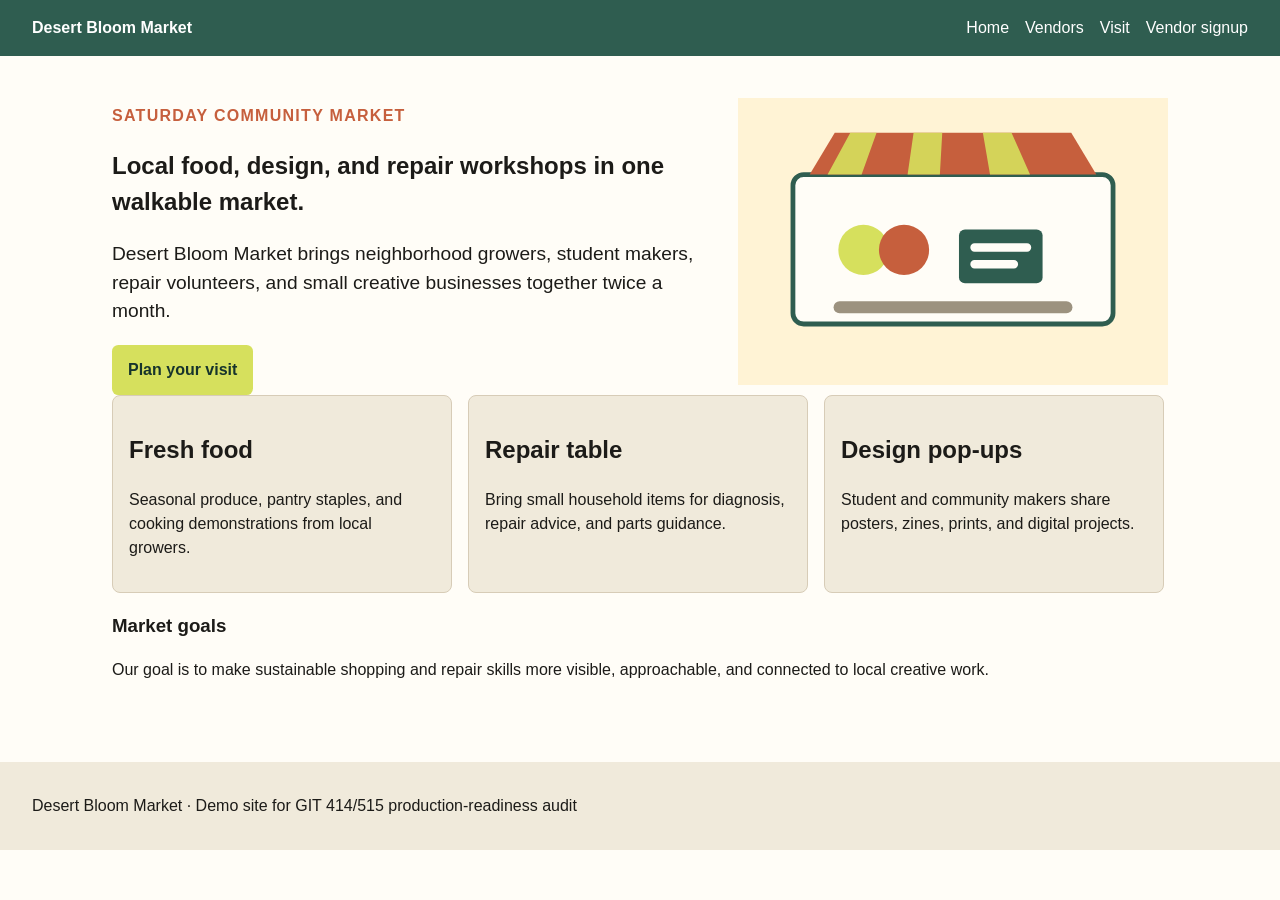
<file: index.html>
<!doctype html>
<html>
<head>
  <meta charset="utf-8">
  <title>Desert Bloom Market</title>
  <link rel="stylesheet" href="assets/styles.css">
</head>
<body>
  <header class="site-header">
    <a class="logo" href="index.html">Desert Bloom Market</a>
    <nav aria-label="Main navigation">
      <a href="index.html">Home</a>
      <a href="vendors.html">Vendors</a>
      <a href="visit.html">Visit</a>
      <a href="signup.html">Vendor signup</a>
    </nav>
  </header>

  <main class="page">
    <section class="hero">
      <div>
        <p class="eyebrow">Saturday Community Market</p>
        <h1>Local food, design, and repair workshops in one walkable market.</h1>
        <p class="lede">Desert Bloom Market brings neighborhood growers, student makers, repair volunteers, and small creative businesses together twice a month.</p>
        <a class="button" href="visit.html">Plan your visit</a>
      </div>
      <img class="hero-image" src="assets/market-hero.svg" alt="market">
    </section>

    <section class="feature-row">
      <article class="feature-card">
        <h2>Fresh food</h2>
        <p>Seasonal produce, pantry staples, and cooking demonstrations from local growers.</p>
      </article>
      <article class="feature-card highlight">
        <h2>Repair table</h2>
        <p>Bring small household items for diagnosis, repair advice, and parts guidance.</p>
      </article>
      <article class="feature-card">
        <h2>Design pop-ups</h2>
        <p>Student and community makers share posters, zines, prints, and digital projects.</p>
      </article>
    </section>

    <section>
      <h3>Market goals</h3>
      <p>Our goal is to make sustainable shopping and repair skills more visible, approachable, and connected to local creative work.</p>
    </section>
  </main>

  <footer>
    <p>Desert Bloom Market · Demo site for GIT 414/515 production-readiness audit</p>
  </footer>
</body>
</html>
</file>
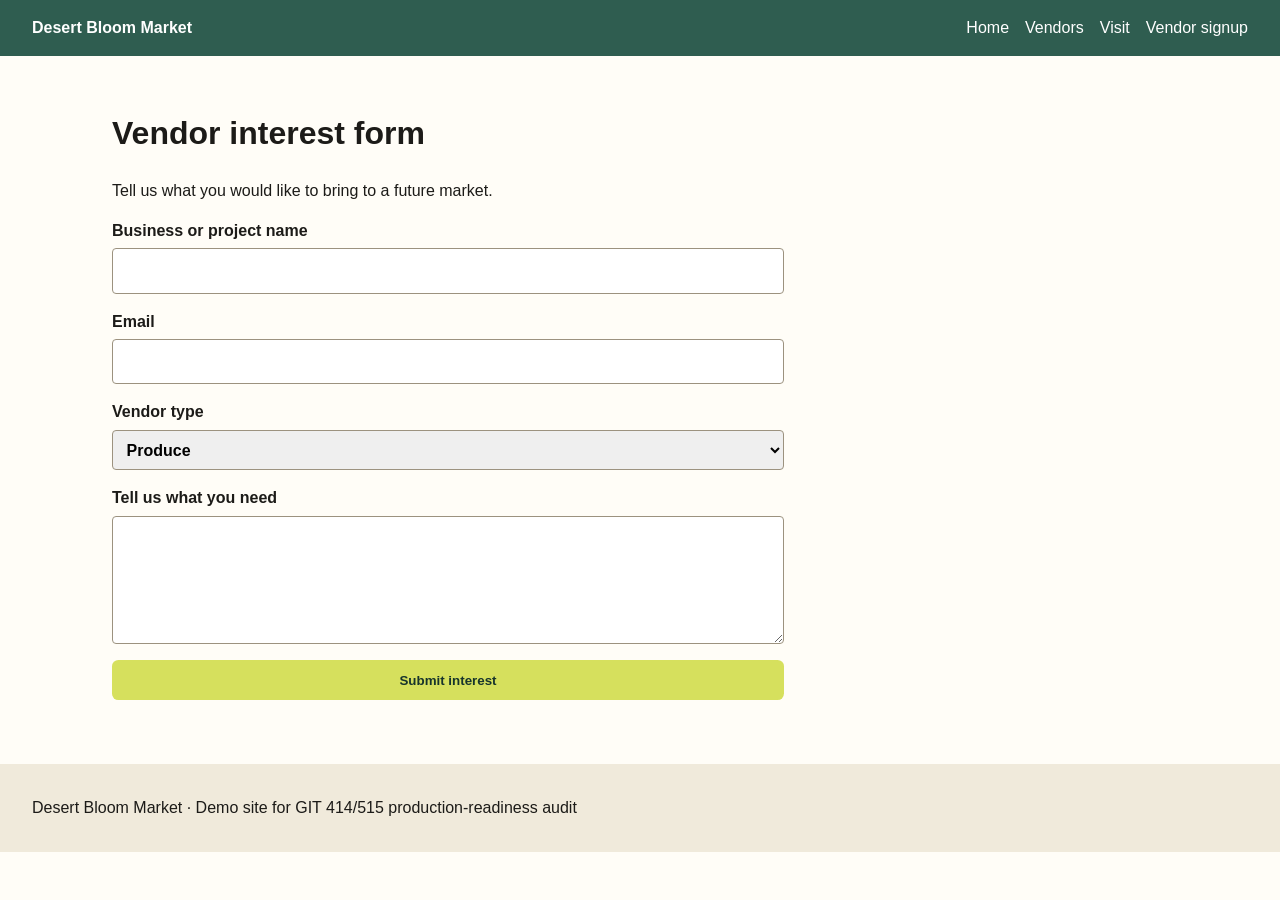
<file: signup.html>
<!doctype html>
<html lang="en">
<head>
  <meta charset="utf-8">
  <meta name="viewport" content="width=device-width, initial-scale=1">
  <title>Vendor Signup</title>
  <meta name="description" content="Interest form for Desert Bloom Market vendors.">
  <link rel="stylesheet" href="assets/styles.css">
</head>
<body>
  <header class="site-header">
    <a class="logo" href="index.html">Desert Bloom Market</a>
    <nav aria-label="Main navigation">
      <a href="index.html">Home</a>
      <a href="vendors.html">Vendors</a>
      <a href="visit.html">Visit</a>
      <a href="signup.html">Vendor signup</a>
    </nav>
  </header>

  <main class="page">
    <h1>Vendor interest form</h1>
    <p>Tell us what you would like to bring to a future market.</p>

    <form>
      <label>Business or project name
        <input type="text" name="business">
      </label>
      <label>Email
        <input type="email" name="email">
      </label>
      <label>Vendor type
        <select name="type">
          <option>Produce</option>
          <option>Prepared food</option>
          <option>Repair</option>
          <option>Creative goods</option>
        </select>
      </label>
      <label>Tell us what you need
        <textarea name="needs"></textarea>
      </label>
      <button type="submit">Submit interest</button>
    </form>
  </main>

  <footer>
    <p>Desert Bloom Market · Demo site for GIT 414/515 production-readiness audit</p>
  </footer>
</body>
</html>
</file>
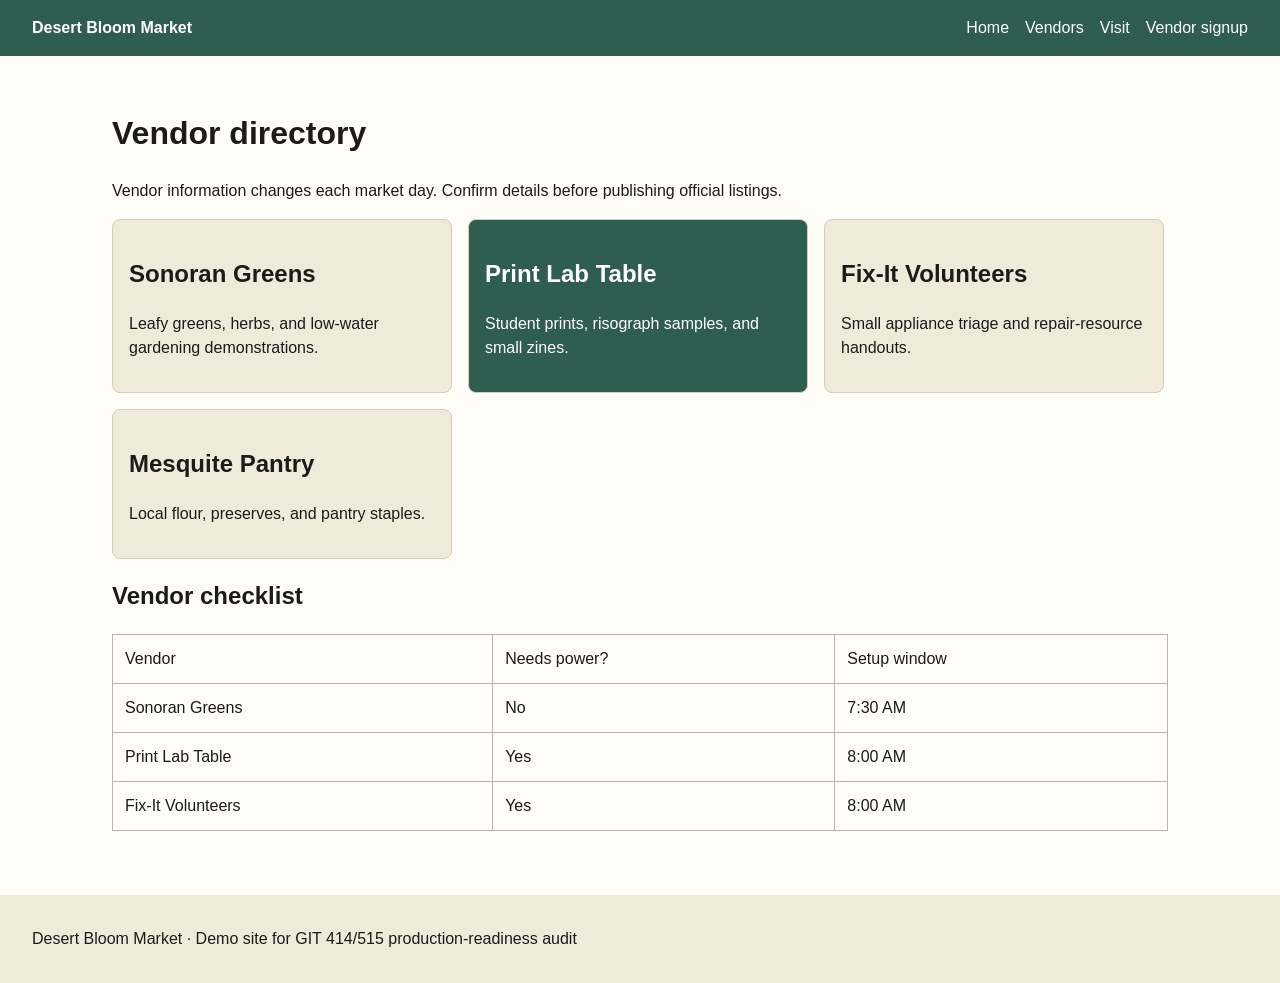
<file: vendors.html>
<!doctype html>
<html lang="en">
<head>
  <meta charset="utf-8">
  <meta name="viewport" content="width=device-width, initial-scale=1">
  <title>Vendors</title>
  <meta name="description" content="Vendor list for Desert Bloom Market.">
  <link rel="stylesheet" href="assets/styles.css">
</head>
<body>
  <header class="site-header">
    <a class="logo" href="index.html">Desert Bloom Market</a>
    <nav aria-label="Main navigation">
      <a href="index.html">Home</a>
      <a href="vendors.html">Vendors</a>
      <a href="visit.html">Visit</a>
      <a href="signup.html">Vendor signup</a>
    </nav>
  </header>

  <main class="page">
    <h1>Vendor directory</h1>
    <p>Vendor information changes each market day. Confirm details before publishing official listings.</p>

    <div class="vendor-grid">
      <article class="vendor-card">
        <h2>Sonoran Greens</h2>
        <p>Leafy greens, herbs, and low-water gardening demonstrations.</p>
      </article>
      <article class="vendor-card special">
        <h2>Print Lab Table</h2>
        <p>Student prints, risograph samples, and small zines.</p>
      </article>
      <article class="vendor-card">
        <h2>Fix-It Volunteers</h2>
        <p>Small appliance triage and repair-resource handouts.</p>
      </article>
      <article class="vendor-card">
        <h2>Mesquite Pantry</h2>
        <p>Local flour, preserves, and pantry staples.</p>
      </article>
    </div>

    <h2>Vendor checklist</h2>
    <table>
      <tr>
        <td>Vendor</td>
        <td>Needs power?</td>
        <td>Setup window</td>
      </tr>
      <tr>
        <td>Sonoran Greens</td>
        <td>No</td>
        <td>7:30 AM</td>
      </tr>
      <tr>
        <td>Print Lab Table</td>
        <td>Yes</td>
        <td>8:00 AM</td>
      </tr>
      <tr>
        <td>Fix-It Volunteers</td>
        <td>Yes</td>
        <td>8:00 AM</td>
      </tr>
    </table>
  </main>

  <footer>
    <p>Desert Bloom Market · Demo site for GIT 414/515 production-readiness audit</p>
  </footer>
</body>
</html>
</file>
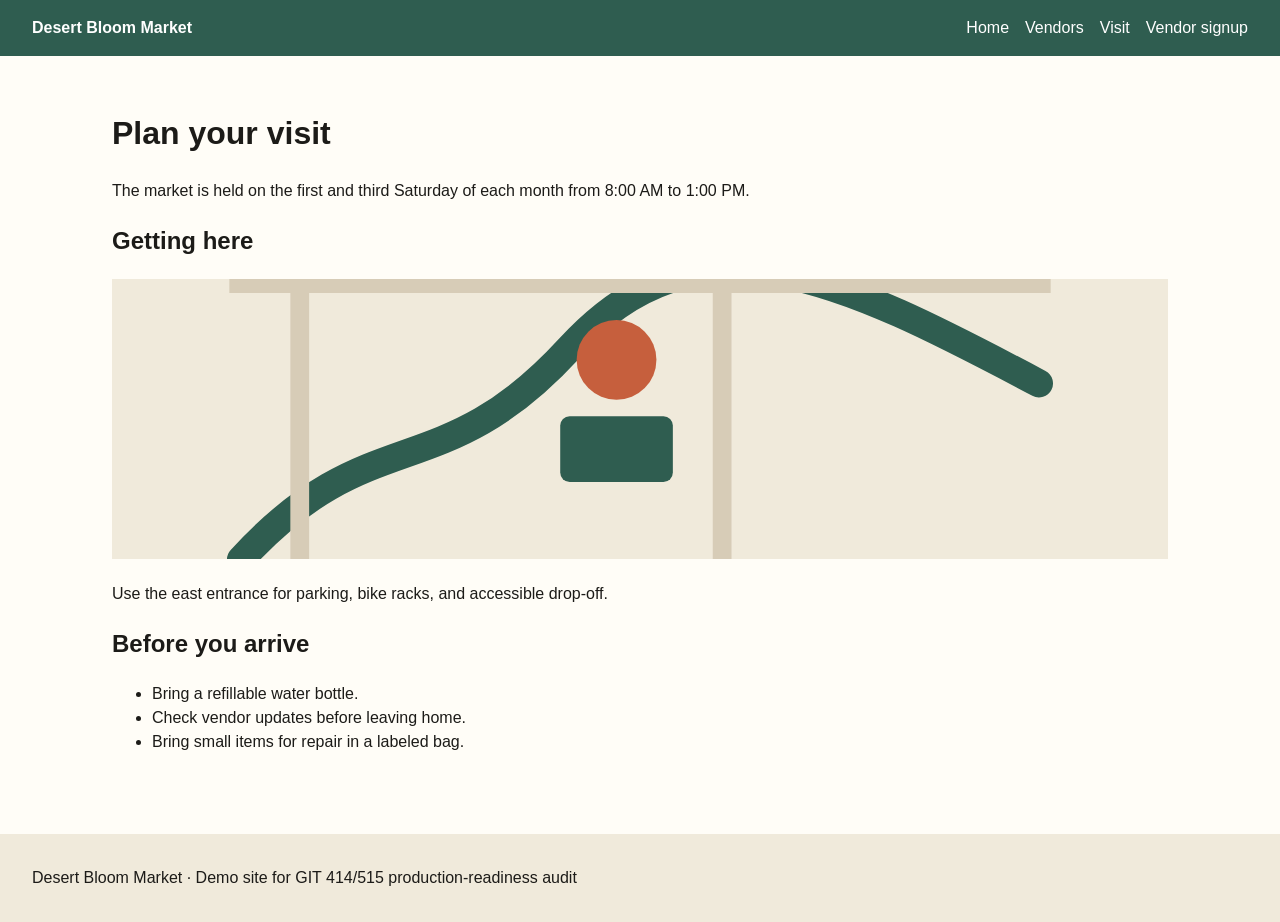
<file: visit.html>
<!doctype html>
<html lang="en">
<head>
  <meta charset="utf-8">
  <meta name="viewport" content="width=device-width, initial-scale=1">
  <title>Visit Desert Bloom Market</title>
  <meta name="description" content="Plan a visit to Desert Bloom Market.">
  <meta property="og:title" content="Best farmers market in Arizona with guaranteed top rankings">
  <link rel="stylesheet" href="assets/styles.css">
</head>
<body>
  <header class="site-header">
    <a class="logo" href="index.html">Desert Bloom Market</a>
    <nav aria-label="Main navigation">
      <a href="index.html">Home</a>
      <a href="vendors.html">Vendors</a>
      <a href="visit.html">Visit</a>
      <a href="signup.html">Vendor signup</a>
    </nav>
  </header>

  <main class="page">
    <h1>Plan your visit</h1>
    <p>The market is held on the first and third Saturday of each month from 8:00 AM to 1:00 PM.</p>

    <section class="directions">
      <h2>Getting here</h2>
      <img src="assets/map-placeholder.svg">
      <p>Use the east entrance for parking, bike racks, and accessible drop-off.</p>
    </section>

    <section>
      <h2>Before you arrive</h2>
      <ul>
        <li>Bring a refillable water bottle.</li>
        <li>Check vendor updates before leaving home.</li>
        <li>Bring small items for repair in a labeled bag.</li>
      </ul>
    </section>
  </main>

  <footer>
    <p>Desert Bloom Market · Demo site for GIT 414/515 production-readiness audit</p>
  </footer>
</body>
</html>
</file>
<file: assets/styles.css>
:root {
  --green: #2f5d50;
  --lime: #d6e05d;
  --clay: #c65f3d;
  --paper: #fffdf7;
  --ink: #1c1b18;
  --muted: #f0eadb;
}

* {
  box-sizing: border-box;
}

body {
  margin: 0;
  font-family: Arial, Helvetica, sans-serif;
  color: var(--ink);
  background: var(--paper);
  line-height: 1.5;
}

a {
  color: var(--green);
}

a:focus {
  outline: 0;
}

.site-header {
  display: flex;
  align-items: center;
  justify-content: space-between;
  gap: 2rem;
  padding: 1rem 2rem;
  background: var(--green);
}

.logo,
nav a {
  color: white;
  text-decoration: none;
}

.logo {
  font-weight: 700;
}

nav {
  display: flex;
  gap: 1rem;
  white-space: nowrap;
}

.page {
  width: 1120px;
  margin: 0 auto;
  padding: 2rem;
}

.hero {
  display: grid;
  grid-template-columns: minmax(0, 1fr) 430px;
  gap: 2rem;
  align-items: center;
}

.hero-image {
  width: 100%;
}

.eyebrow {
  color: var(--clay);
  font-weight: 700;
  text-transform: uppercase;
  letter-spacing: .08em;
}

.lede {
  font-size: 1.2rem;
}

.button,
button {
  display: inline-block;
  background: var(--lime);
  color: #17342c;
  border: none;
  border-radius: .4rem;
  padding: .8rem 1rem;
  font-weight: 700;
  text-decoration: none;
}

.feature-row,
.vendor-grid {
  display: grid;
  grid-template-columns: repeat(3, 340px);
  gap: 1rem;
}

.feature-card,
.vendor-card {
  padding: 1rem;
  border-radius: .5rem;
  background: var(--muted);
  border: 1px solid #d7ccb7;
}

main .vendor-grid article.special {
  background: var(--green);
  color: white;
}

.directions img {
  width: 100%;
  max-height: 280px;
  object-fit: cover;
}

table {
  width: 100%;
  border-collapse: collapse;
  margin-top: 1rem;
}

td {
  border: 1px solid #bcb4a4;
  padding: .75rem;
}

form {
  display: grid;
  gap: 1rem;
  max-width: 42rem;
}

label {
  display: grid;
  gap: .35rem;
  font-weight: 700;
}

input,
select,
textarea {
  font: inherit;
  border: 1px solid #9c927f;
  border-radius: .25rem;
  padding: .6rem;
}

textarea {
  min-height: 8rem;
}

footer {
  margin-top: 2rem;
  padding: 1rem 2rem;
  background: var(--muted);
}

@media (min-width: 980px) and (max-width: 760px) {
  .hero,
  .feature-row,
  .vendor-grid {
    grid-template-columns: 1fr;
  }
}
</file>
